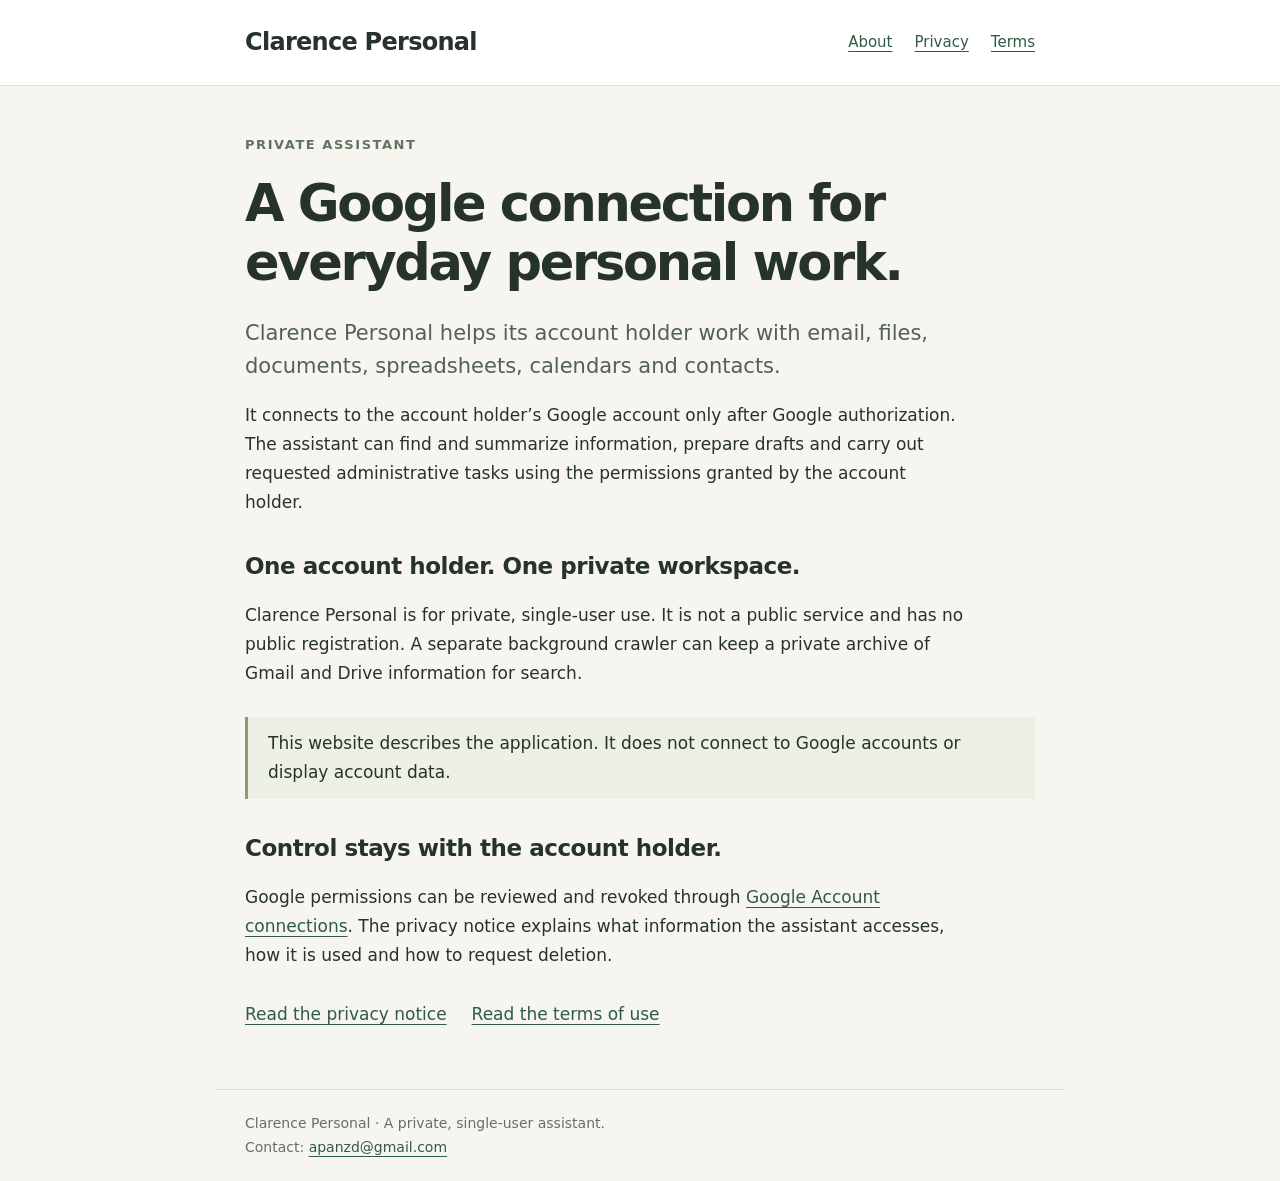
<file: index.html>
<!doctype html><html lang="en"><head><meta charset="utf-8"><meta name="viewport" content="width=device-width,initial-scale=1"><title>About · Clarence Personal</title><meta name="description" content="Clarence Personal is a private Google-connected assistant for the account holder. Learn about its purpose, privacy and use."><link rel="stylesheet" href="style.css"><meta name="google-site-verification" content="_KZLrm6CL_Z_ndGTwcjjPaWt-uFZsur_y7WEBlFwjIY" /></head><body><header><div><a class="brand" href="index.html">Clarence Personal</a><nav aria-label="Main navigation"><a href="index.html">About</a><a href="privacy.html">Privacy</a><a href="terms.html">Terms</a></nav></div></header><main><p class="eyebrow">Private assistant</p><h1>A Google connection for<br>everyday personal work.</h1><p class="lede">Clarence Personal helps its account holder work with email, files, documents, spreadsheets, calendars and contacts.</p><p>It connects to the account holder’s Google account only after Google authorization. The assistant can find and summarize information, prepare drafts and carry out requested administrative tasks using the permissions granted by the account holder.</p><h2>One account holder. One private workspace.</h2><p>Clarence Personal is for private, single-user use. It is not a public service and has no public registration. A separate background crawler can keep a private archive of Gmail and Drive information for search.</p><div class="note"><p>This website describes the application. It does not connect to Google accounts or display account data.</p></div><h2>Control stays with the account holder.</h2><p>Google permissions can be reviewed and revoked through <a href="https://myaccount.google.com/connections">Google Account connections</a>. The privacy notice explains what information the assistant accesses, how it is used and how to request deletion.</p><div class="links"><a href="privacy.html">Read the privacy notice</a><a href="terms.html">Read the terms of use</a></div></main><footer>Clarence Personal · A private, single-user assistant.<br>Contact: <a href="mailto:apanzd@gmail.com">apanzd@gmail.com</a></footer></body></html>
</file>
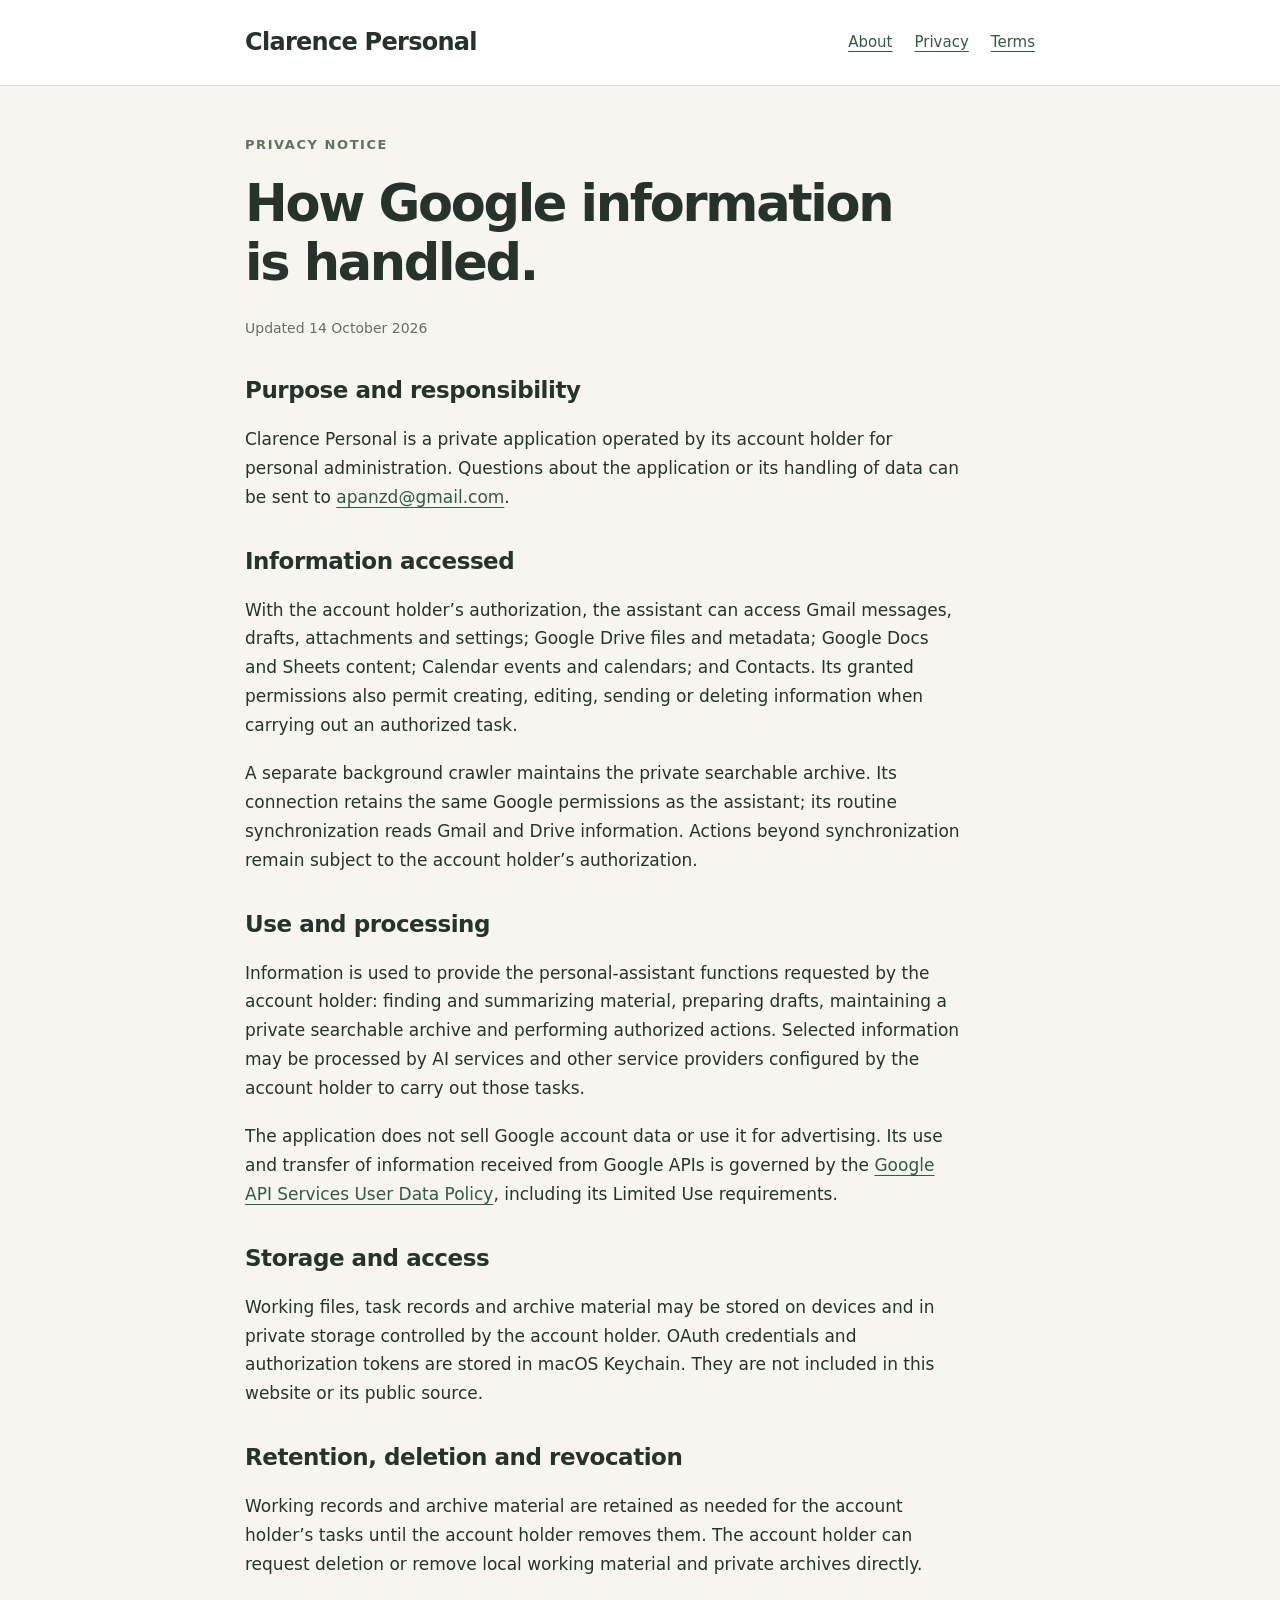
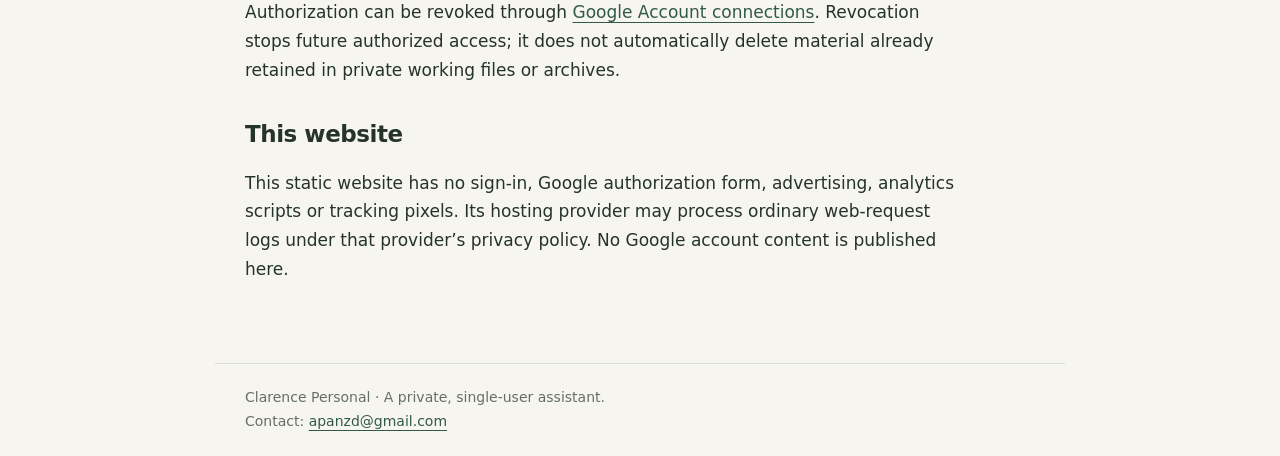
<file: privacy.html>
<!doctype html><html lang="en"><head><meta charset="utf-8"><meta name="viewport" content="width=device-width,initial-scale=1"><title>Privacy · Clarence Personal</title><meta name="description" content="Clarence Personal is a private Google-connected assistant for the account holder. Learn about its purpose, privacy and use."><link rel="stylesheet" href="style.css"></head><body><header><div><a class="brand" href="index.html">Clarence Personal</a><nav aria-label="Main navigation"><a href="index.html">About</a><a href="privacy.html">Privacy</a><a href="terms.html">Terms</a></nav></div></header><main><p class="eyebrow">Privacy notice</p><h1>How Google information<br>is handled.</h1><p class="date">Updated 14 October 2026</p><h2>Purpose and responsibility</h2><p>Clarence Personal is a private application operated by its account holder for personal administration. Questions about the application or its handling of data can be sent to <a href="mailto:apanzd@gmail.com">apanzd@gmail.com</a>.</p><h2>Information accessed</h2><p>With the account holder’s authorization, the assistant can access Gmail messages, drafts, attachments and settings; Google Drive files and metadata; Google Docs and Sheets content; Calendar events and calendars; and Contacts. Its granted permissions also permit creating, editing, sending or deleting information when carrying out an authorized task.</p><p>A separate background crawler maintains the private searchable archive. Its connection retains the same Google permissions as the assistant; its routine synchronization reads Gmail and Drive information. Actions beyond synchronization remain subject to the account holder’s authorization.</p><h2>Use and processing</h2><p>Information is used to provide the personal-assistant functions requested by the account holder: finding and summarizing material, preparing drafts, maintaining a private searchable archive and performing authorized actions. Selected information may be processed by AI services and other service providers configured by the account holder to carry out those tasks.</p><p>The application does not sell Google account data or use it for advertising. Its use and transfer of information received from Google APIs is governed by the <a href="https://developers.google.com/terms/api-services-user-data-policy">Google API Services User Data Policy</a>, including its Limited Use requirements.</p><h2>Storage and access</h2><p>Working files, task records and archive material may be stored on devices and in private storage controlled by the account holder. OAuth credentials and authorization tokens are stored in macOS Keychain. They are not included in this website or its public source.</p><h2>Retention, deletion and revocation</h2><p>Working records and archive material are retained as needed for the account holder’s tasks until the account holder removes them. The account holder can request deletion or remove local working material and private archives directly.</p><p>Authorization can be revoked through <a href="https://myaccount.google.com/connections">Google Account connections</a>. Revocation stops future authorized access; it does not automatically delete material already retained in private working files or archives.</p><h2>This website</h2><p>This static website has no sign-in, Google authorization form, advertising, analytics scripts or tracking pixels. Its hosting provider may process ordinary web-request logs under that provider’s privacy policy. No Google account content is published here.</p></main><footer>Clarence Personal · A private, single-user assistant.<br>Contact: <a href="mailto:apanzd@gmail.com">apanzd@gmail.com</a></footer></body></html>
</file>
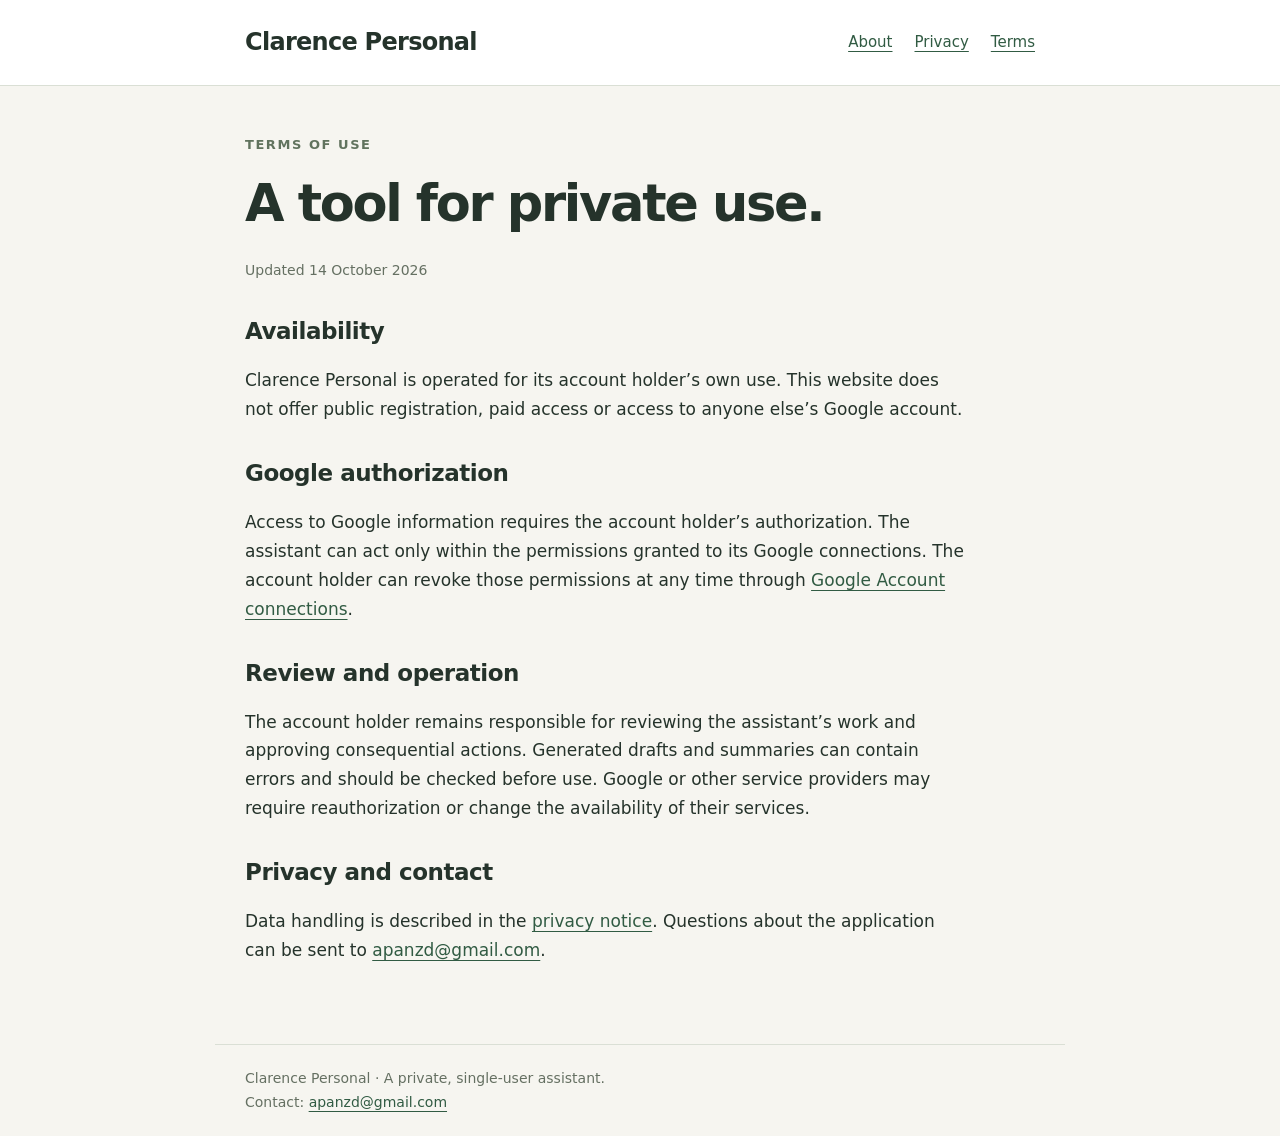
<file: terms.html>
<!doctype html><html lang="en"><head><meta charset="utf-8"><meta name="viewport" content="width=device-width,initial-scale=1"><title>Terms · Clarence Personal</title><meta name="description" content="Clarence Personal is a private Google-connected assistant for the account holder. Learn about its purpose, privacy and use."><link rel="stylesheet" href="style.css"></head><body><header><div><a class="brand" href="index.html">Clarence Personal</a><nav aria-label="Main navigation"><a href="index.html">About</a><a href="privacy.html">Privacy</a><a href="terms.html">Terms</a></nav></div></header><main><p class="eyebrow">Terms of use</p><h1>A tool for private use.</h1><p class="date">Updated 14 October 2026</p><h2>Availability</h2><p>Clarence Personal is operated for its account holder’s own use. This website does not offer public registration, paid access or access to anyone else’s Google account.</p><h2>Google authorization</h2><p>Access to Google information requires the account holder’s authorization. The assistant can act only within the permissions granted to its Google connections. The account holder can revoke those permissions at any time through <a href="https://myaccount.google.com/connections">Google Account connections</a>.</p><h2>Review and operation</h2><p>The account holder remains responsible for reviewing the assistant’s work and approving consequential actions. Generated drafts and summaries can contain errors and should be checked before use. Google or other service providers may require reauthorization or change the availability of their services.</p><h2>Privacy and contact</h2><p>Data handling is described in the <a href="privacy.html">privacy notice</a>. Questions about the application can be sent to <a href="mailto:apanzd@gmail.com">apanzd@gmail.com</a>.</p></main><footer>Clarence Personal · A private, single-user assistant.<br>Contact: <a href="mailto:apanzd@gmail.com">apanzd@gmail.com</a></footer></body></html>
</file>
<file: style.css>
*{box-sizing:border-box}html{color-scheme:light}body{margin:0;background:#f6f5f0;color:#25332b;font:17px/1.7 system-ui,-apple-system,BlinkMacSystemFont,"Segoe UI",sans-serif}a{color:#315b43;text-underline-offset:4px}a:focus-visible{outline:3px solid #a9bf6d;outline-offset:5px}header{border-bottom:1px solid #dadfd5;background:#fff}header>div,main,footer{max-width:850px;margin:auto;padding:22px 30px}header>div{display:flex;align-items:center;justify-content:space-between;gap:24px;flex-wrap:wrap}.brand{font-weight:750;text-decoration:none;color:#25332b;letter-spacing:-.03em;font-size:24px}nav{display:flex;gap:22px;font-size:15px}main{padding-top:48px;padding-bottom:60px}h1{font-size:clamp(34px,6vw,51px);line-height:1.15;letter-spacing:-.045em;margin:12px 0 25px}h2{font-size:23px;line-height:1.3;letter-spacing:-.02em;margin-top:35px}p{max-width:720px;margin:0 0 19px}.eyebrow{font-size:13px;font-weight:700;text-transform:uppercase;letter-spacing:.12em;color:#61735e}.lede{font-size:21px;line-height:1.55;color:#526151}.note{border-left:3px solid #8b9d70;padding:12px 20px;margin:30px 0;background:#edf0e5}.note p{margin:0}.links{display:flex;gap:25px;flex-wrap:wrap;margin-top:30px}footer{font-size:14px;color:#657062;border-top:1px solid #dadfd5}.date{font-size:14px;color:#657062}ul{padding-left:25px;max-width:720px}li{margin-bottom:10px}@media(max-width:550px){header>div,main,footer{padding-left:22px;padding-right:22px}main{padding-top:32px}nav{gap:18px}}
</file>
